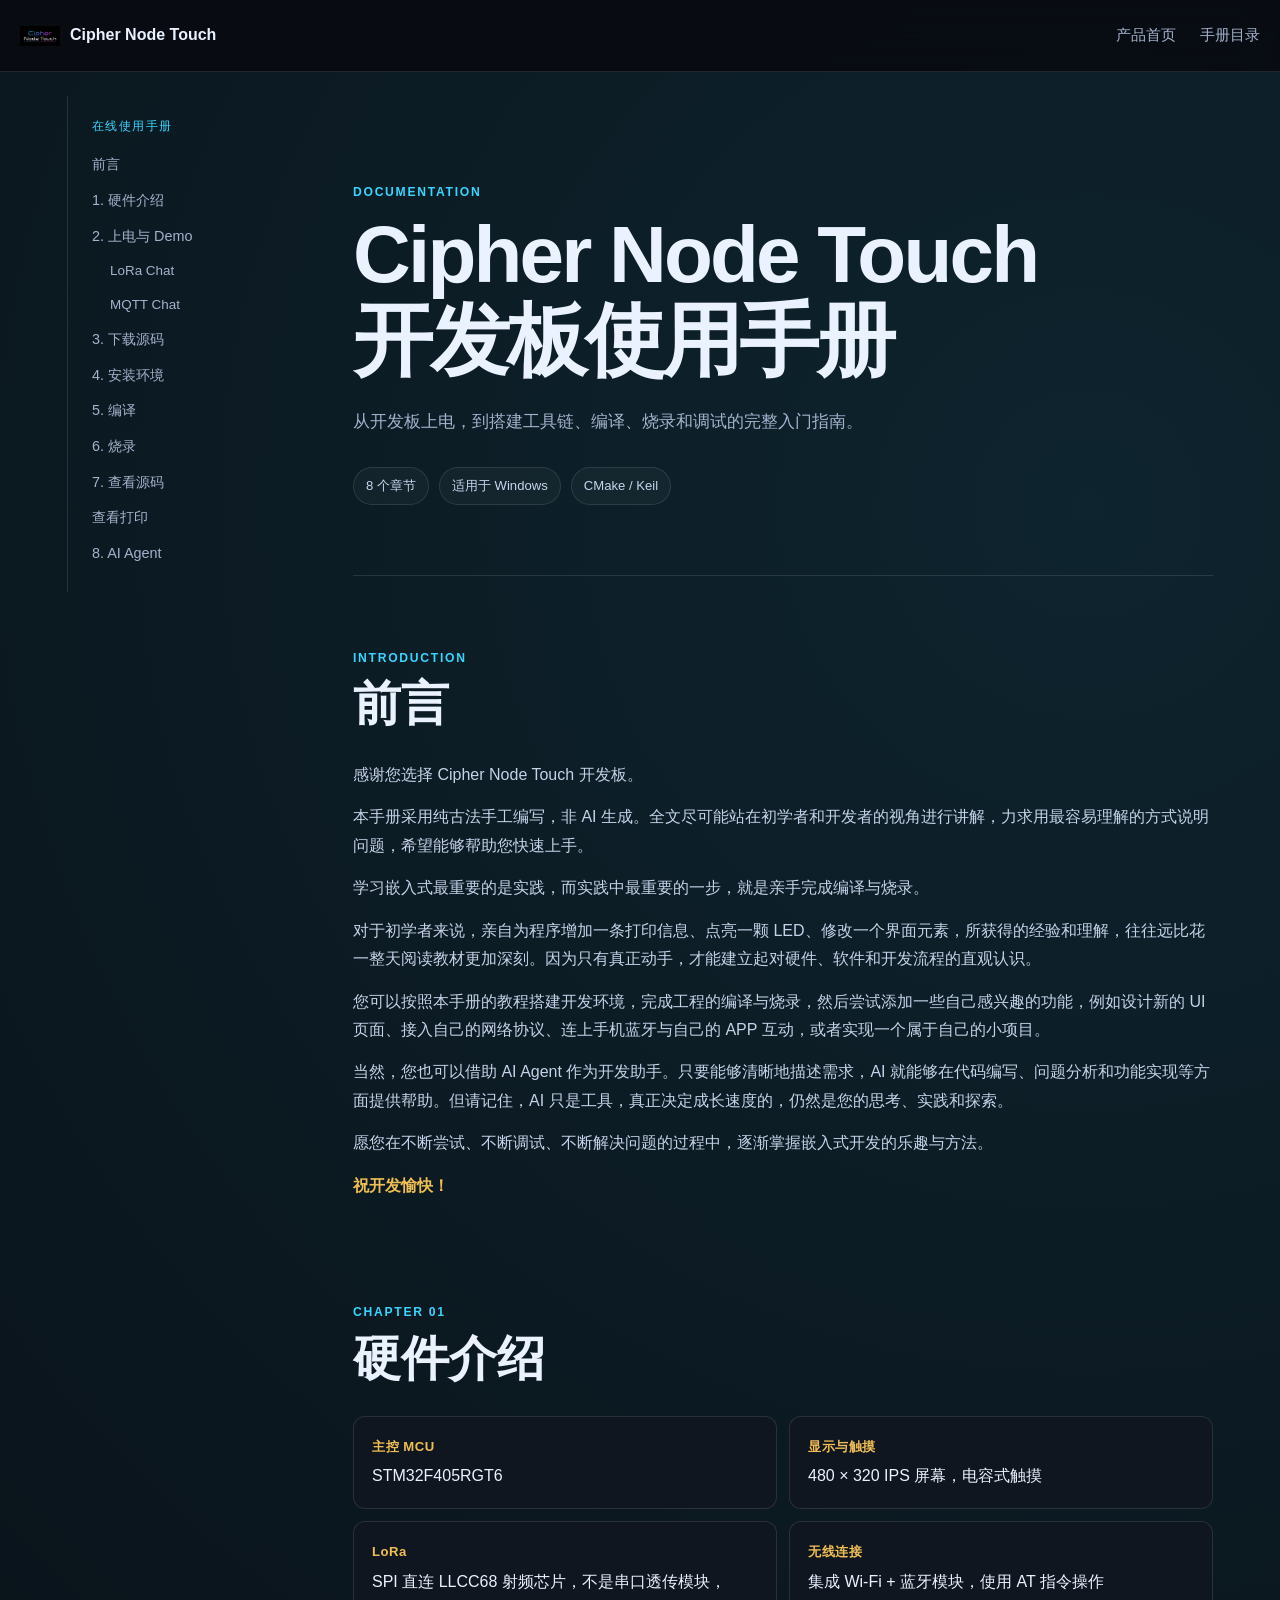
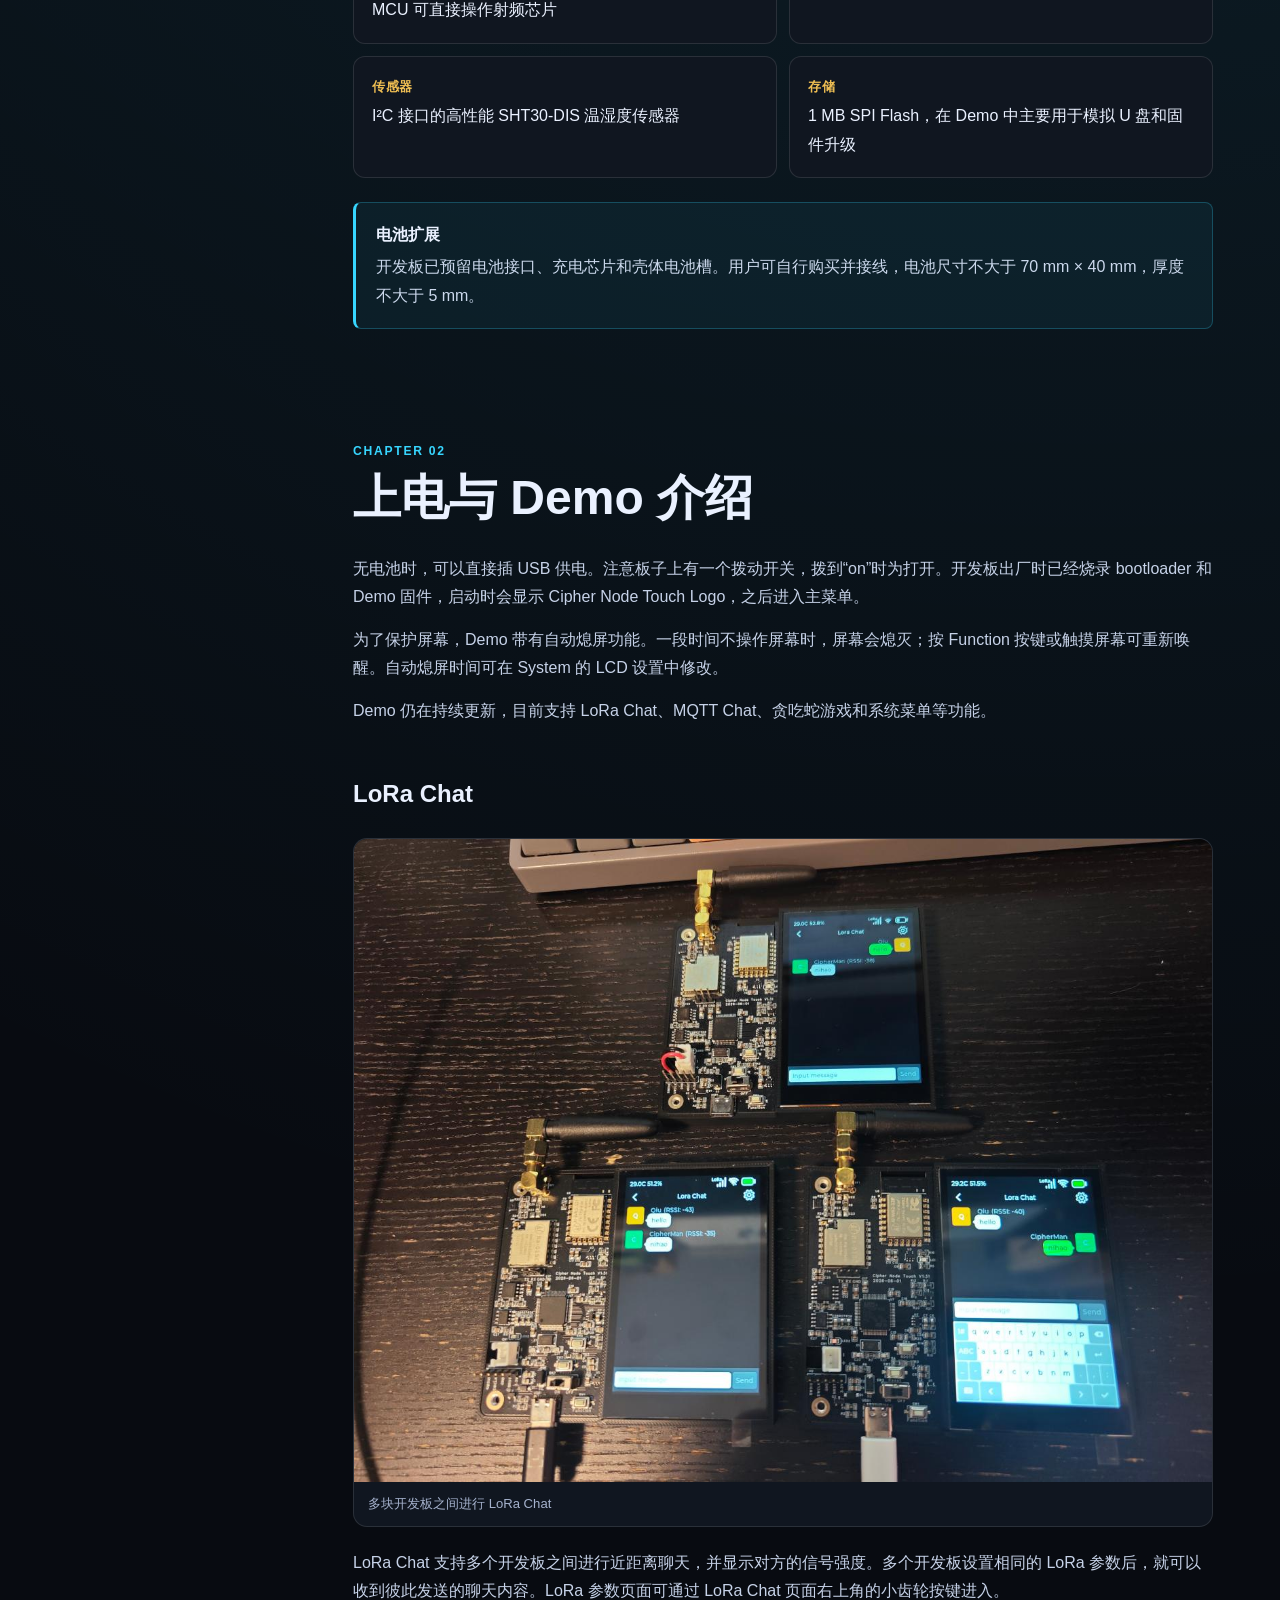
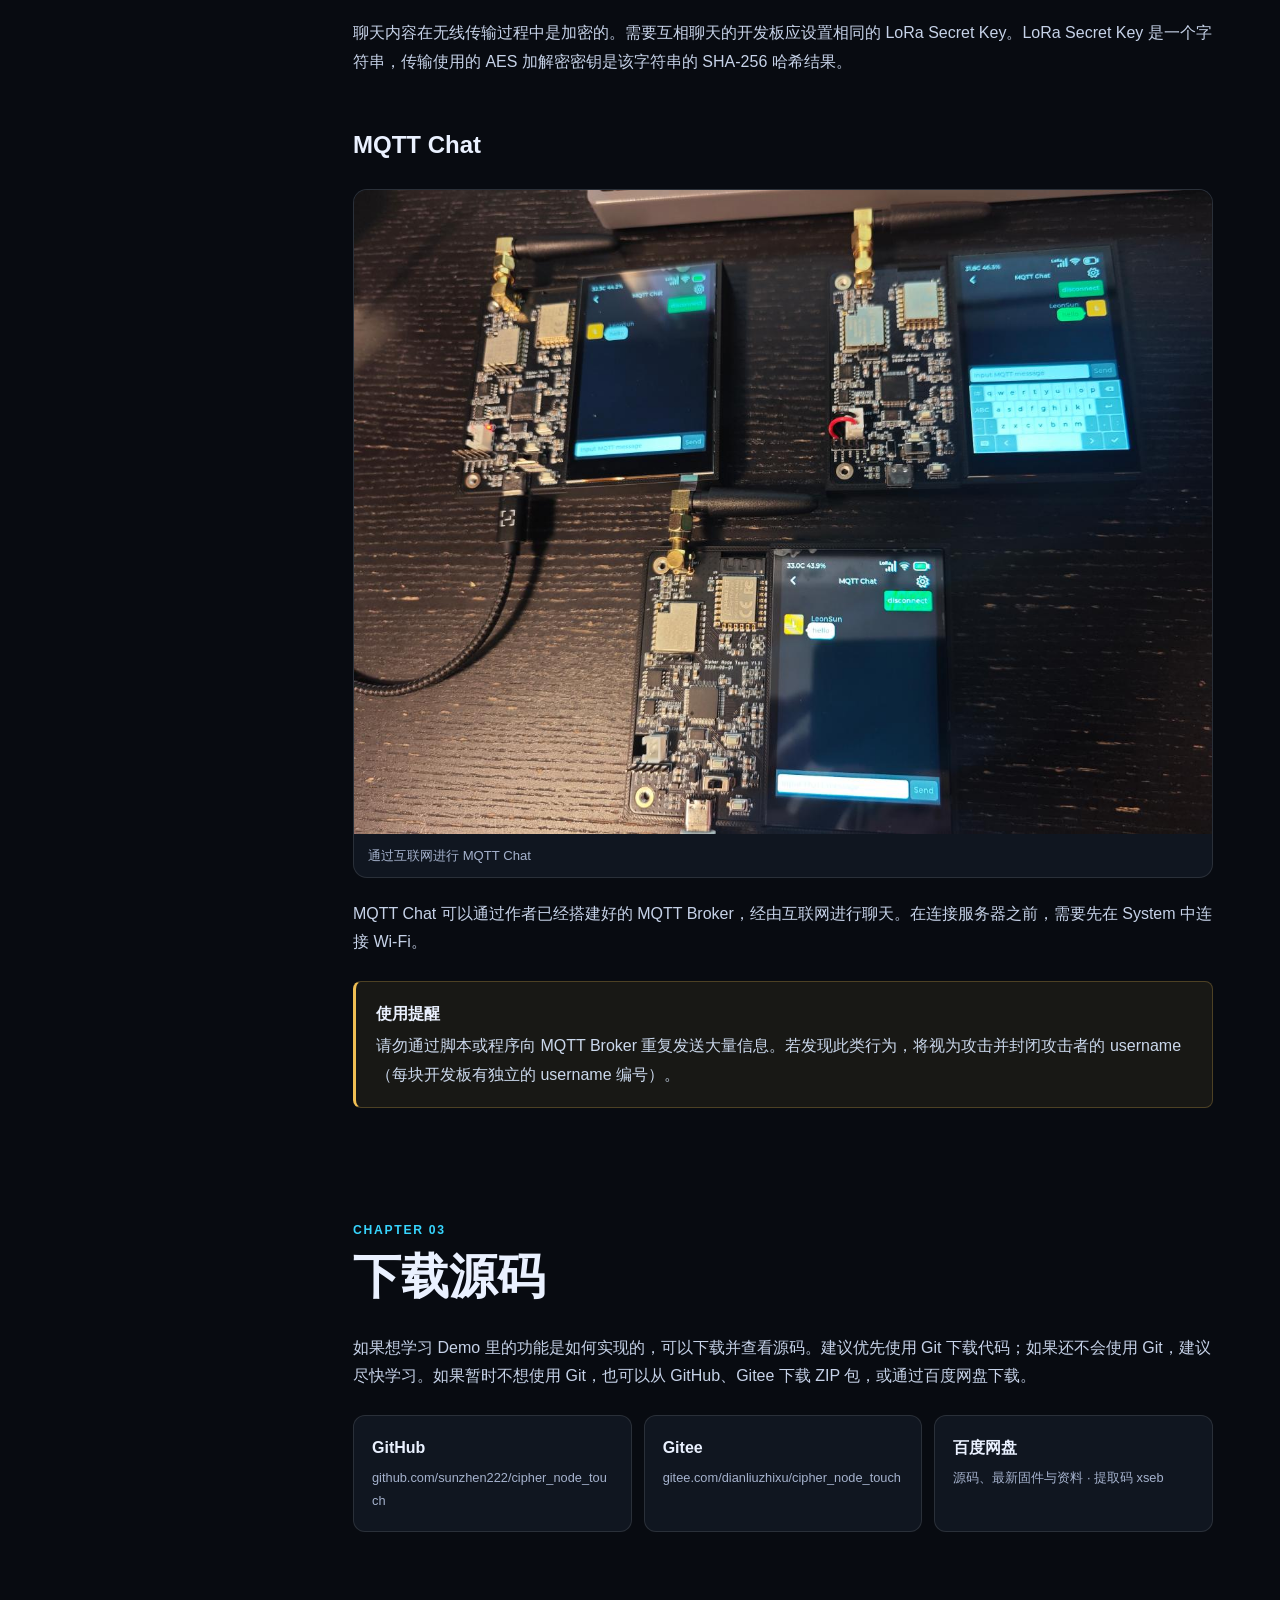
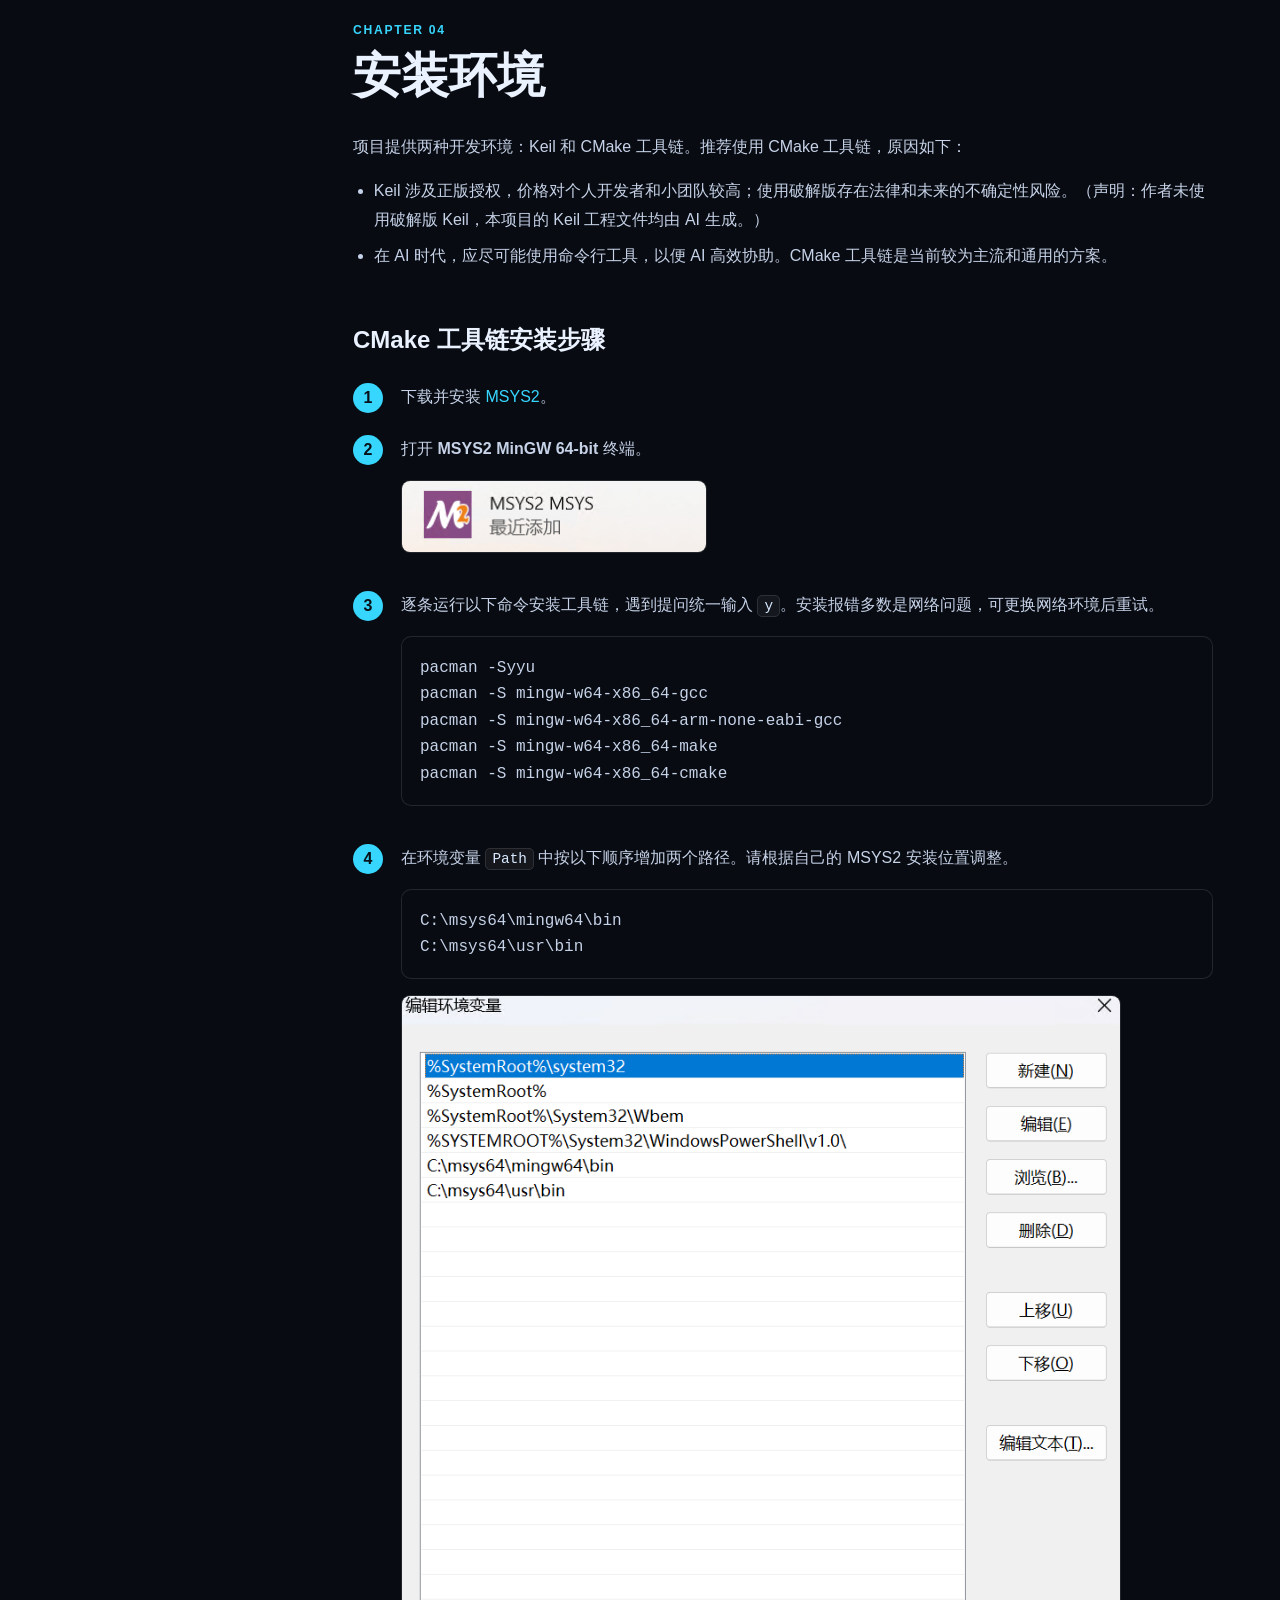
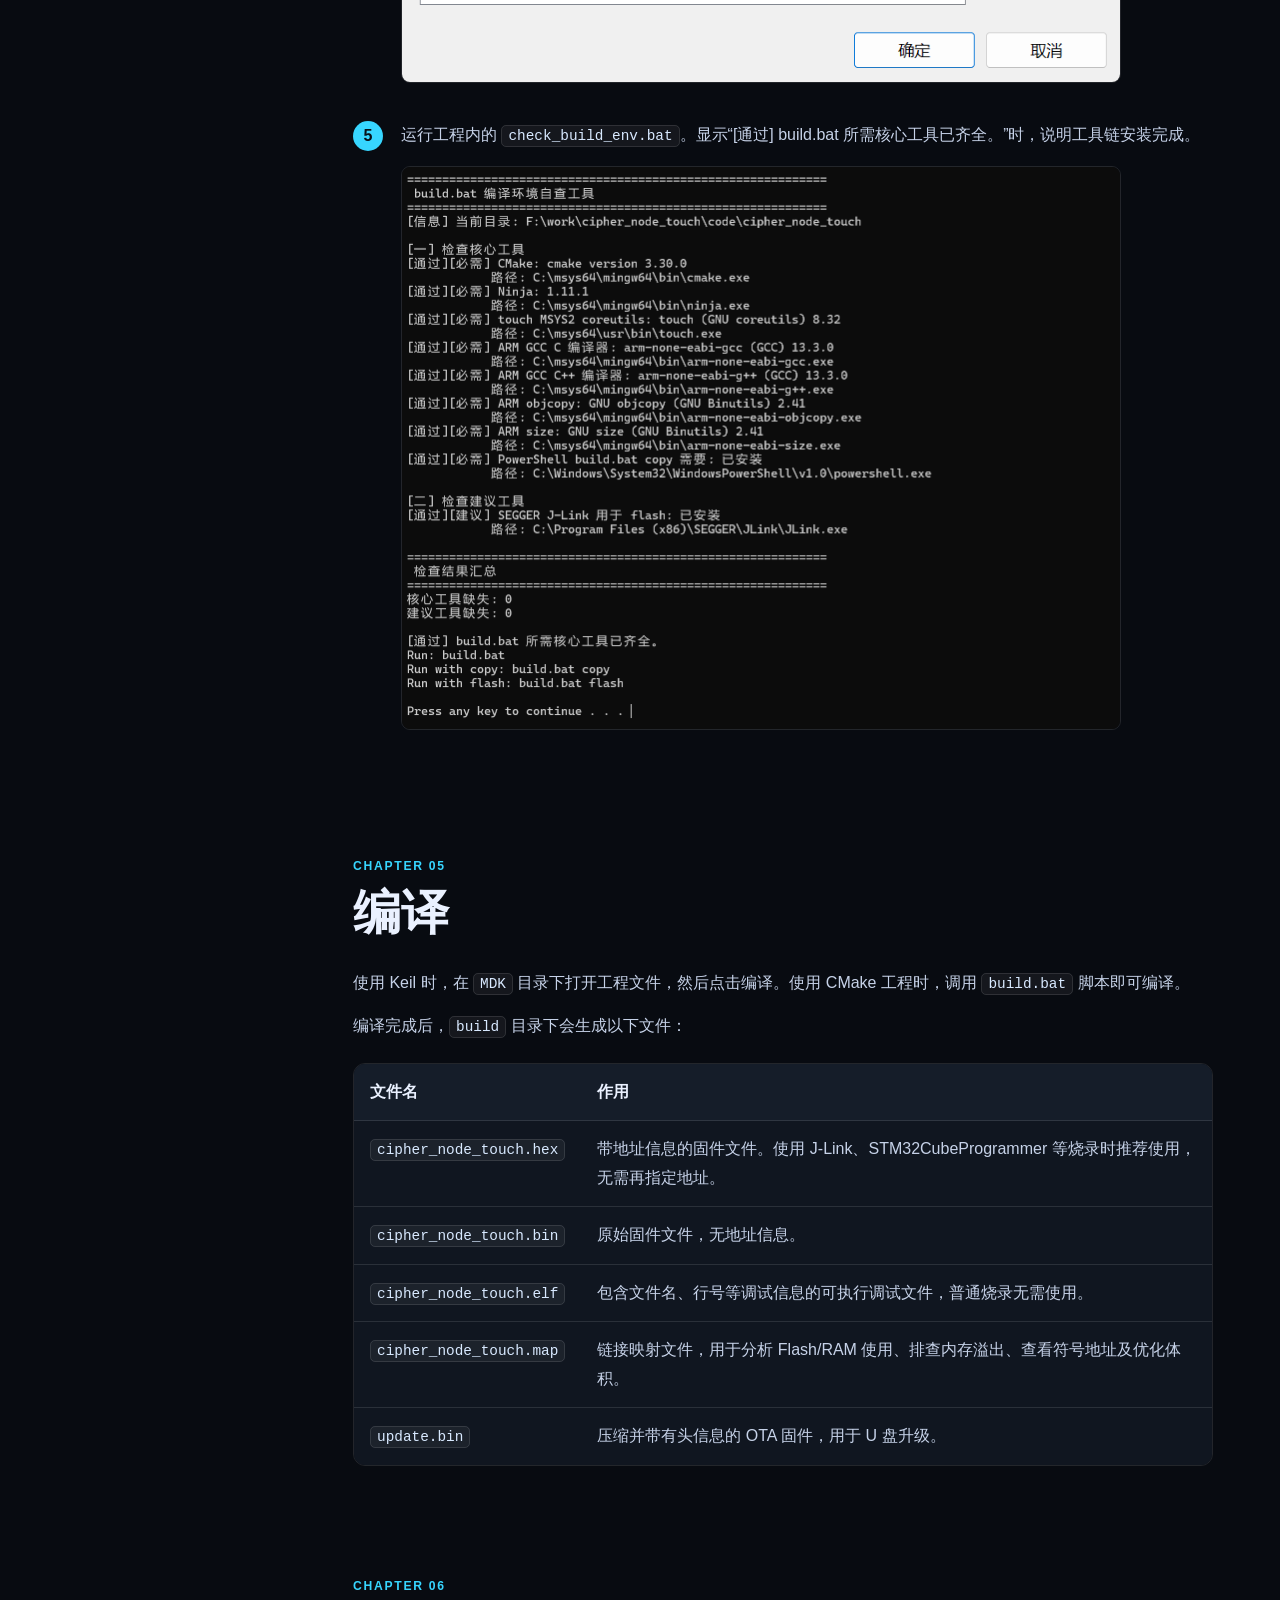
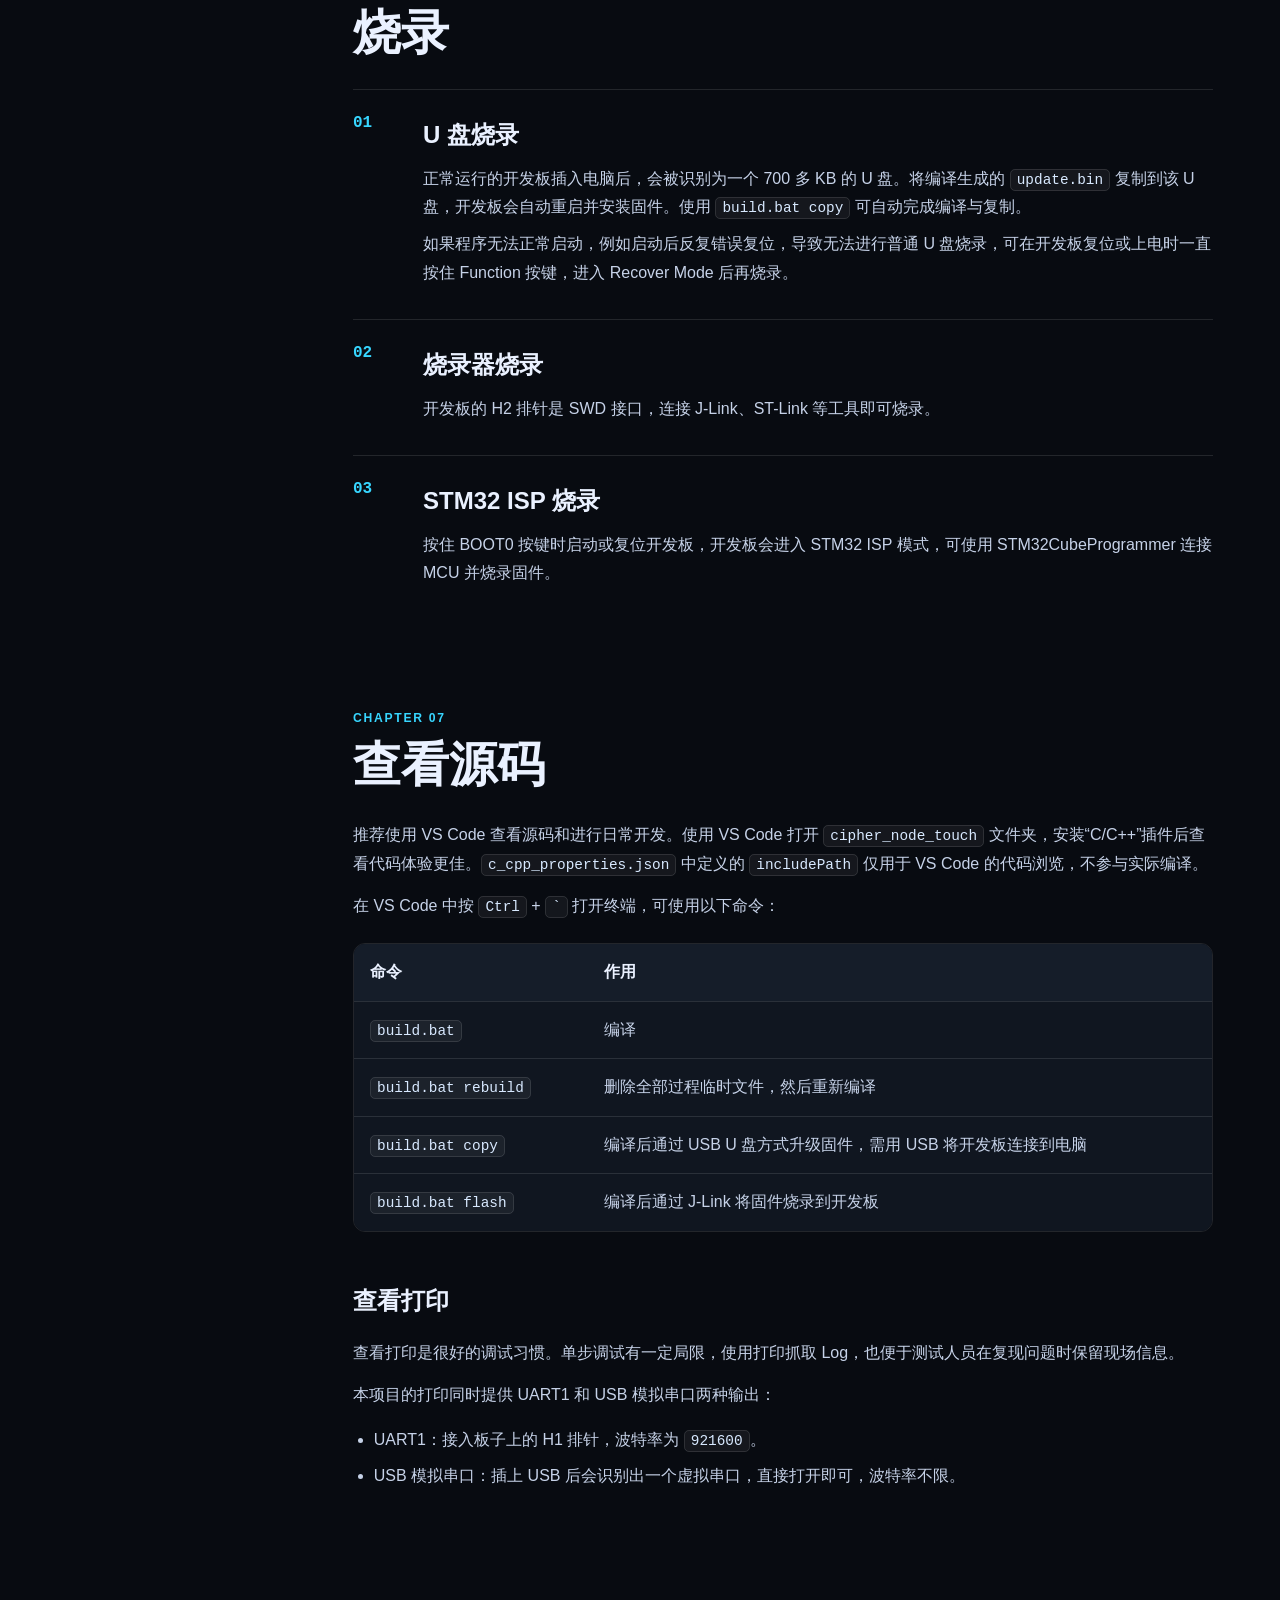
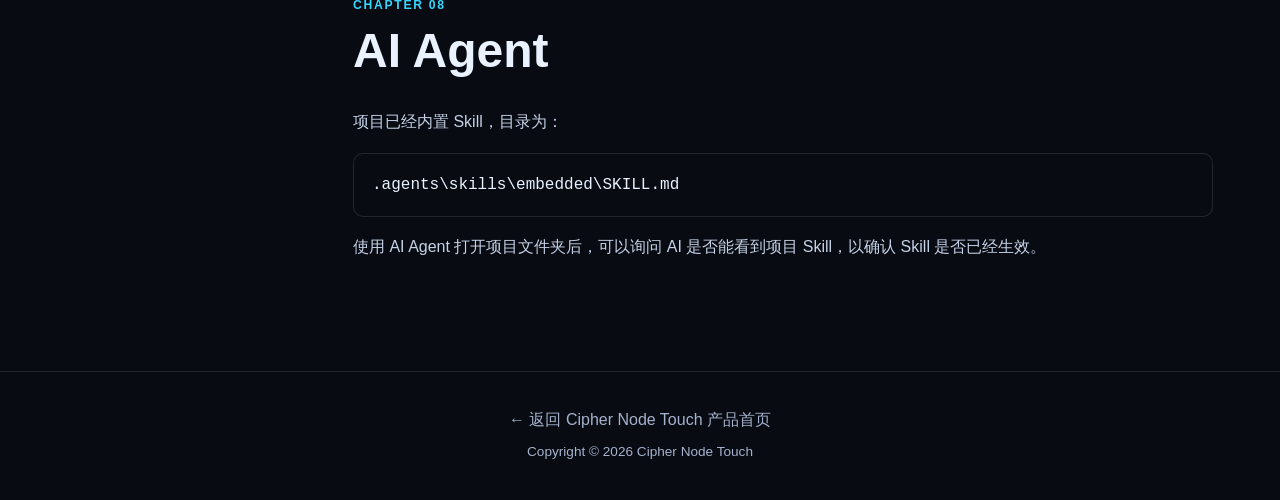
<file: cipher_node_touch/manual/index.html>
<!doctype html>
<html lang="zh-CN">
  <head>
    <!-- Google tag (gtag.js) -->
    <script async src="https://www.googletagmanager.com/gtag/js?id=G-Q7XBK7DT02"></script>
    <script>
      window.dataLayer = window.dataLayer || [];
      function gtag(){dataLayer.push(arguments);}
      gtag('js', new Date());

      gtag('config', 'G-Q7XBK7DT02');
    </script>
    <meta charset="UTF-8" />
    <meta name="viewport" content="width=device-width, initial-scale=1.0" />
    <meta name="description" content="Cipher Node Touch 开发板在线使用手册，包含环境安装、编译、烧录与调试说明。" />
    <title>在线使用手册 - Cipher Node Touch</title>
    <link rel="stylesheet" href="./manual.css" />
  </head>
  <body>
    <header class="manual-header">
      <a class="brand" href="../" aria-label="返回 Cipher Node Touch 首页">
        <img src="../../images/cipher_node_touch_logo.png" alt="" />
        <span>Cipher Node Touch</span>
      </a>
      <nav aria-label="页面导航">
        <a href="../">产品首页</a>
        <a href="#contents">手册目录</a>
      </nav>
    </header>

    <div class="manual-layout">
      <aside class="toc" id="contents">
        <p class="toc__label">在线使用手册</p>
        <a href="#preface">前言</a>
        <a href="#hardware">1. 硬件介绍</a>
        <a href="#demo">2. 上电与 Demo</a>
        <a class="toc__sub" href="#lora-chat">LoRa Chat</a>
        <a class="toc__sub" href="#mqtt-chat">MQTT Chat</a>
        <a href="#source">3. 下载源码</a>
        <a href="#environment">4. 安装环境</a>
        <a href="#build">5. 编译</a>
        <a href="#flash">6. 烧录</a>
        <a href="#code">7. 查看源码</a>
        <a href="#logs">查看打印</a>
        <a href="#agent">8. AI Agent</a>
      </aside>

      <main class="manual">
        <section class="manual-hero">
          <p class="eyebrow">DOCUMENTATION</p>
          <h1>Cipher Node Touch<br />开发板使用手册</h1>
          <p>从开发板上电，到搭建工具链、编译、烧录和调试的完整入门指南。</p>
          <div class="hero-meta"><span>8 个章节</span><span>适用于 Windows</span><span>CMake / Keil</span></div>
        </section>

        <article>
          <section id="preface">
            <p class="chapter">INTRODUCTION</p>
            <h2>前言</h2>
            <p>感谢您选择 Cipher Node Touch 开发板。</p>
            <p>本手册采用纯古法手工编写，非 AI 生成。全文尽可能站在初学者和开发者的视角进行讲解，力求用最容易理解的方式说明问题，希望能够帮助您快速上手。</p>
            <p>学习嵌入式最重要的是实践，而实践中最重要的一步，就是亲手完成编译与烧录。</p>
            <p>对于初学者来说，亲自为程序增加一条打印信息、点亮一颗 LED、修改一个界面元素，所获得的经验和理解，往往远比花一整天阅读教材更加深刻。因为只有真正动手，才能建立起对硬件、软件和开发流程的直观认识。</p>
            <p>您可以按照本手册的教程搭建开发环境，完成工程的编译与烧录，然后尝试添加一些自己感兴趣的功能，例如设计新的 UI 页面、接入自己的网络协议、连上手机蓝牙与自己的 APP 互动，或者实现一个属于自己的小项目。</p>
            <p>当然，您也可以借助 AI Agent 作为开发助手。只要能够清晰地描述需求，AI 就能够在代码编写、问题分析和功能实现等方面提供帮助。但请记住，AI 只是工具，真正决定成长速度的，仍然是您的思考、实践和探索。</p>
            <p>愿您在不断尝试、不断调试、不断解决问题的过程中，逐渐掌握嵌入式开发的乐趣与方法。</p>
            <p class="closing">祝开发愉快！</p>
          </section>

          <section id="hardware">
            <p class="chapter">CHAPTER 01</p>
            <h2>硬件介绍</h2>
            <div class="feature-list">
              <p><strong>主控 MCU</strong><span>STM32F405RGT6</span></p>
              <p><strong>显示与触摸</strong><span>480 × 320 IPS 屏幕，电容式触摸</span></p>
              <p><strong>LoRa</strong><span>SPI 直连 LLCC68 射频芯片，不是串口透传模块，MCU 可直接操作射频芯片</span></p>
              <p><strong>无线连接</strong><span>集成 Wi-Fi + 蓝牙模块，使用 AT 指令操作</span></p>
              <p><strong>传感器</strong><span>I²C 接口的高性能 SHT30-DIS 温湿度传感器</span></p>
              <p><strong>存储</strong><span>1 MB SPI Flash，在 Demo 中主要用于模拟 U 盘和固件升级</span></p>
            </div>
            <aside class="note"><strong>电池扩展</strong>开发板已预留电池接口、充电芯片和壳体电池槽。用户可自行购买并接线，电池尺寸不大于 70 mm × 40 mm，厚度不大于 5 mm。</aside>
          </section>

          <section id="demo">
            <p class="chapter">CHAPTER 02</p>
            <h2>上电与 Demo 介绍</h2>
            <p>无电池时，可以直接插 USB 供电。注意板子上有一个拨动开关，拨到“on”时为打开。开发板出厂时已经烧录 bootloader 和 Demo 固件，启动时会显示 Cipher Node Touch Logo，之后进入主菜单。</p>
            <p>为了保护屏幕，Demo 带有自动熄屏功能。一段时间不操作屏幕时，屏幕会熄灭；按 Function 按键或触摸屏幕可重新唤醒。自动熄屏时间可在 System 的 LCD 设置中修改。</p>
            <p>Demo 仍在持续更新，目前支持 LoRa Chat、MQTT Chat、贪吃蛇游戏和系统菜单等功能。</p>

            <h3 id="lora-chat">LoRa Chat</h3>
            <figure>
              <img src="./images/lora-chat.jpeg" alt="三块 Cipher Node Touch 开发板进行 LoRa Chat 通信" />
              <figcaption>多块开发板之间进行 LoRa Chat</figcaption>
            </figure>
            <p>LoRa Chat 支持多个开发板之间进行近距离聊天，并显示对方的信号强度。多个开发板设置相同的 LoRa 参数后，就可以收到彼此发送的聊天内容。LoRa 参数页面可通过 LoRa Chat 页面右上角的小齿轮按键进入。</p>
            <p>聊天内容在无线传输过程中是加密的。需要互相聊天的开发板应设置相同的 LoRa Secret Key。LoRa Secret Key 是一个字符串，传输使用的 AES 加解密密钥是该字符串的 SHA-256 哈希结果。</p>

            <h3 id="mqtt-chat">MQTT Chat</h3>
            <figure>
              <img src="./images/mqtt-chat.jpeg" alt="三块 Cipher Node Touch 开发板通过 MQTT Chat 通信" />
              <figcaption>通过互联网进行 MQTT Chat</figcaption>
            </figure>
            <p>MQTT Chat 可以通过作者已经搭建好的 MQTT Broker，经由互联网进行聊天。在连接服务器之前，需要先在 System 中连接 Wi-Fi。</p>
            <aside class="warning"><strong>使用提醒</strong>请勿通过脚本或程序向 MQTT Broker 重复发送大量信息。若发现此类行为，将视为攻击并封闭攻击者的 username（每块开发板有独立的 username 编号）。</aside>
          </section>

          <section id="source">
            <p class="chapter">CHAPTER 03</p>
            <h2>下载源码</h2>
            <p>如果想学习 Demo 里的功能是如何实现的，可以下载并查看源码。建议优先使用 Git 下载代码；如果还不会使用 Git，建议尽快学习。如果暂时不想使用 Git，也可以从 GitHub、Gitee 下载 ZIP 包，或通过百度网盘下载。</p>
            <div class="link-grid">
              <a href="https://github.com/sunzhen222/cipher_node_touch" target="_blank" rel="noreferrer"><strong>GitHub</strong><span>github.com/sunzhen222/cipher_node_touch</span></a>
              <a href="https://gitee.com/dianliuzhixu/cipher_node_touch" target="_blank" rel="noreferrer"><strong>Gitee</strong><span>gitee.com/dianliuzhixu/cipher_node_touch</span></a>
              <a href="https://pan.baidu.com/s/1xC8_7aAwKEjQGK3wG2qCUQ" target="_blank" rel="noreferrer"><strong>百度网盘</strong><span>源码、最新固件与资料 · 提取码 xseb</span></a>
            </div>
          </section>

          <section id="environment">
            <p class="chapter">CHAPTER 04</p>
            <h2>安装环境</h2>
            <p>项目提供两种开发环境：Keil 和 CMake 工具链。推荐使用 CMake 工具链，原因如下：</p>
            <ul>
              <li>Keil 涉及正版授权，价格对个人开发者和小团队较高；使用破解版存在法律和未来的不确定性风险。（声明：作者未使用破解版 Keil，本项目的 Keil 工程文件均由 AI 生成。）</li>
              <li>在 AI 时代，应尽可能使用命令行工具，以便 AI 高效协助。CMake 工具链是当前较为主流和通用的方案。</li>
            </ul>
            <h3>CMake 工具链安装步骤</h3>
            <ol class="steps">
              <li><span>1</span><div>下载并安装 <a href="https://www.msys2.org/" target="_blank" rel="noreferrer">MSYS2</a>。</div></li>
              <li><span>2</span><div>打开 <strong>MSYS2 MinGW 64-bit</strong> 终端。<img class="inline-shot compact" src="./images/msys2.png" alt="MSYS2 MinGW 64-bit 终端入口" /></div></li>
              <li><span>3</span><div>逐条运行以下命令安装工具链，遇到提问统一输入 <code>y</code>。安装报错多数是网络问题，可更换网络环境后重试。
                <pre><code>pacman -Syyu
pacman -S mingw-w64-x86_64-gcc
pacman -S mingw-w64-x86_64-arm-none-eabi-gcc
pacman -S mingw-w64-x86_64-make
pacman -S mingw-w64-x86_64-cmake</code></pre>
              </div></li>
              <li><span>4</span><div>在环境变量 <code>Path</code> 中按以下顺序增加两个路径。请根据自己的 MSYS2 安装位置调整。
                <pre><code>C:\msys64\mingw64\bin
C:\msys64\usr\bin</code></pre>
                <img class="inline-shot" src="./images/path.png" alt="Windows Path 环境变量配置示例" />
              </div></li>
              <li><span>5</span><div>运行工程内的 <code>check_build_env.bat</code>。显示“[通过] build.bat 所需核心工具已齐全。”时，说明工具链安装完成。
                <img class="inline-shot" src="./images/env-check.png" alt="build.bat 编译环境自查通过" />
              </div></li>
            </ol>
          </section>

          <section id="build">
            <p class="chapter">CHAPTER 05</p>
            <h2>编译</h2>
            <p>使用 Keil 时，在 <code>MDK</code> 目录下打开工程文件，然后点击编译。使用 CMake 工程时，调用 <code>build.bat</code> 脚本即可编译。</p>
            <p>编译完成后，<code>build</code> 目录下会生成以下文件：</p>
            <div class="table-scroll"><table><thead><tr><th>文件名</th><th>作用</th></tr></thead><tbody>
              <tr><td><code>cipher_node_touch.hex</code></td><td>带地址信息的固件文件。使用 J-Link、STM32CubeProgrammer 等烧录时推荐使用，无需再指定地址。</td></tr>
              <tr><td><code>cipher_node_touch.bin</code></td><td>原始固件文件，无地址信息。</td></tr>
              <tr><td><code>cipher_node_touch.elf</code></td><td>包含文件名、行号等调试信息的可执行调试文件，普通烧录无需使用。</td></tr>
              <tr><td><code>cipher_node_touch.map</code></td><td>链接映射文件，用于分析 Flash/RAM 使用、排查内存溢出、查看符号地址及优化体积。</td></tr>
              <tr><td><code>update.bin</code></td><td>压缩并带有头信息的 OTA 固件，用于 U 盘升级。</td></tr>
            </tbody></table></div>
          </section>

          <section id="flash">
            <p class="chapter">CHAPTER 06</p>
            <h2>烧录</h2>
            <div class="method"><span>01</span><div><h3>U 盘烧录</h3><p>正常运行的开发板插入电脑后，会被识别为一个 700 多 KB 的 U 盘。将编译生成的 <code>update.bin</code> 复制到该 U 盘，开发板会自动重启并安装固件。使用 <code>build.bat copy</code> 可自动完成编译与复制。</p><p>如果程序无法正常启动，例如启动后反复错误复位，导致无法进行普通 U 盘烧录，可在开发板复位或上电时一直按住 Function 按键，进入 Recover Mode 后再烧录。</p></div></div>
            <div class="method"><span>02</span><div><h3>烧录器烧录</h3><p>开发板的 H2 排针是 SWD 接口，连接 J-Link、ST-Link 等工具即可烧录。</p></div></div>
            <div class="method"><span>03</span><div><h3>STM32 ISP 烧录</h3><p>按住 BOOT0 按键时启动或复位开发板，开发板会进入 STM32 ISP 模式，可使用 STM32CubeProgrammer 连接 MCU 并烧录固件。</p></div></div>
          </section>

          <section id="code">
            <p class="chapter">CHAPTER 07</p>
            <h2>查看源码</h2>
            <p>推荐使用 VS Code 查看源码和进行日常开发。使用 VS Code 打开 <code>cipher_node_touch</code> 文件夹，安装“C/C++”插件后查看代码体验更佳。<code>c_cpp_properties.json</code> 中定义的 <code>includePath</code> 仅用于 VS Code 的代码浏览，不参与实际编译。</p>
            <p>在 VS Code 中按 <kbd>Ctrl</kbd> + <kbd>`</kbd> 打开终端，可使用以下命令：</p>
            <div class="table-scroll"><table><thead><tr><th>命令</th><th>作用</th></tr></thead><tbody>
              <tr><td><code>build.bat</code></td><td>编译</td></tr>
              <tr><td><code>build.bat rebuild</code></td><td>删除全部过程临时文件，然后重新编译</td></tr>
              <tr><td><code>build.bat copy</code></td><td>编译后通过 USB U 盘方式升级固件，需用 USB 将开发板连接到电脑</td></tr>
              <tr><td><code>build.bat flash</code></td><td>编译后通过 J-Link 将固件烧录到开发板</td></tr>
            </tbody></table></div>

            <h3 id="logs">查看打印</h3>
            <p>查看打印是很好的调试习惯。单步调试有一定局限，使用打印抓取 Log，也便于测试人员在复现问题时保留现场信息。</p>
            <p>本项目的打印同时提供 UART1 和 USB 模拟串口两种输出：</p>
            <ul>
              <li>UART1：接入板子上的 H1 排针，波特率为 <code>921600</code>。</li>
              <li>USB 模拟串口：插上 USB 后会识别出一个虚拟串口，直接打开即可，波特率不限。</li>
            </ul>
          </section>

          <section id="agent">
            <p class="chapter">CHAPTER 08</p>
            <h2>AI Agent</h2>
            <p>项目已经内置 Skill，目录为：</p>
            <pre><code>.agents\skills\embedded\SKILL.md</code></pre>
            <p>使用 AI Agent 打开项目文件夹后，可以询问 AI 是否能看到项目 Skill，以确认 Skill 是否已经生效。</p>
          </section>
        </article>
      </main>
    </div>

    <footer><a href="../">← 返回 Cipher Node Touch 产品首页</a><p>Copyright © <span id="year"></span> Cipher Node Touch</p></footer>
    <script>document.getElementById('year').textContent = new Date().getFullYear();</script>
  </body>
</html>
</file>
<file: cipher_node_touch/manual/manual.css>
:root {
  --bg: #080b11;
  --panel: #101620;
  --panel-2: #151d29;
  --line: rgba(255,255,255,.11);
  --text: #eaf1ff;
  --muted: #a5b2cd;
  --cyan: #37d6ff;
  --gold: #f0bf53;
  --code: #080c12;
}
* { box-sizing: border-box; }
html { scroll-behavior: smooth; scroll-padding-top: 96px; }
body { margin: 0; color: var(--text); background: radial-gradient(circle at 85% 5%, rgba(55,214,255,.12), transparent 25%), var(--bg); font-family: "HarmonyOS Sans SC", "Noto Sans SC", "PingFang SC", "Microsoft YaHei", sans-serif; line-height: 1.78; }
a { color: inherit; text-decoration: none; }
.manual-header { position: sticky; top: 0; z-index: 10; height: 72px; padding: 0 max(20px, calc((100vw - 1280px)/2)); display: flex; align-items: center; justify-content: space-between; gap: 24px; border-bottom: 1px solid var(--line); background: rgba(8,11,17,.88); backdrop-filter: blur(16px); }
.brand { display: flex; align-items: center; gap: 10px; font-weight: 700; }
.brand img { width: 40px; height: 40px; object-fit: contain; }
.manual-header nav { display: flex; gap: 24px; color: var(--muted); font-size: .92rem; }
.manual-header nav a:hover, footer a:hover { color: var(--cyan); }
.manual-layout { width: min(1280px, calc(100% - 40px)); margin: 0 auto; display: grid; grid-template-columns: 230px minmax(0, 860px); justify-content: center; gap: 56px; }
.toc { position: sticky; top: 96px; align-self: start; max-height: calc(100vh - 120px); overflow-y: auto; padding: 20px 14px; border-left: 1px solid var(--line); }
.toc a { display: block; padding: 5px 10px; color: var(--muted); font-size: .9rem; border-radius: 7px; }
.toc a:hover { color: var(--text); background: rgba(255,255,255,.05); }
.toc .toc__sub { padding-left: 28px; font-size: .84rem; }
.toc__label { margin: 0 10px 10px; color: var(--cyan); font-size: .75rem; letter-spacing: .12em; }
.manual { min-width: 0; padding-bottom: 80px; }
.manual-hero { min-height: 470px; padding: 110px 0 70px; border-bottom: 1px solid var(--line); }
.manual-hero h1 { margin: 8px 0 22px; font-size: clamp(2.6rem, 7vw, 5rem); line-height: 1.08; letter-spacing: -.035em; }
.manual-hero > p:not(.eyebrow) { max-width: 620px; color: var(--muted); font-size: 1.08rem; }
.eyebrow, .chapter { margin: 0; color: var(--cyan); font-size: .76rem; font-weight: 700; letter-spacing: .14em; }
.hero-meta { display: flex; flex-wrap: wrap; gap: 10px; margin-top: 30px; }
.hero-meta span { padding: 6px 12px; border: 1px solid var(--line); border-radius: 99px; color: #c8d5ee; font-size: .82rem; background: rgba(255,255,255,.03); }
article section { padding: 72px 0 16px; }
h2 { margin: 6px 0 28px; font-size: clamp(2rem, 4vw, 3rem); line-height: 1.2; }
h3 { margin: 48px 0 16px; font-size: 1.5rem; }
p { margin: 14px 0; }
article p, article li { color: #c6d2e8; }
article a { color: var(--cyan); }
.closing { color: var(--gold); font-weight: 700; }
.feature-list { display: grid; grid-template-columns: 1fr 1fr; gap: 12px; }
.feature-list p { margin: 0; padding: 18px; border: 1px solid var(--line); border-radius: 12px; background: var(--panel); }
.feature-list strong, .feature-list span { display: block; }
.feature-list strong { color: var(--gold); font-size: .82rem; letter-spacing: .04em; }
.feature-list span { margin-top: 4px; color: var(--text); }
.note, .warning { margin: 24px 0; padding: 18px 20px; border: 1px solid rgba(55,214,255,.25); border-left: 3px solid var(--cyan); border-radius: 8px; color: #cbd8ec; background: rgba(55,214,255,.06); }
.warning { border-color: rgba(240,191,83,.25); border-left-color: var(--gold); background: rgba(240,191,83,.07); }
.note strong, .warning strong { display: block; margin-bottom: 4px; color: var(--text); }
figure { margin: 22px 0; overflow: hidden; border: 1px solid var(--line); border-radius: 14px; background: var(--panel); }
figure img { display: block; width: 100%; height: auto; }
figcaption { padding: 10px 14px; color: var(--muted); font-size: .82rem; }
.link-grid { display: grid; grid-template-columns: repeat(3, 1fr); gap: 12px; margin-top: 24px; }
.link-grid a { min-width: 0; padding: 18px; border: 1px solid var(--line); border-radius: 12px; background: var(--panel); transition: .2s ease; }
.link-grid a:hover { transform: translateY(-2px); border-color: rgba(55,214,255,.45); }
.link-grid strong, .link-grid span { display: block; }
.link-grid strong { color: var(--text); }
.link-grid span { margin-top: 5px; overflow-wrap: anywhere; color: var(--muted); font-size: .8rem; }
ul { padding-left: 1.3em; }
li { margin: 8px 0; }
.steps { list-style: none; padding: 0; }
.steps > li { display: grid; grid-template-columns: 34px 1fr; gap: 14px; margin: 22px 0; }
.steps > li > span { width: 30px; height: 30px; display: grid; place-items: center; border-radius: 50%; color: #081018; font-weight: 800; background: var(--cyan); }
pre { overflow-x: auto; margin: 16px 0; padding: 18px; border: 1px solid var(--line); border-radius: 10px; background: var(--code); line-height: 1.65; }
code, kbd { font-family: "Cascadia Code", Consolas, monospace; }
:not(pre) > code, kbd { padding: 2px 6px; border: 1px solid var(--line); border-radius: 5px; color: #d8e9ff; background: rgba(255,255,255,.05); font-size: .9em; }
.inline-shot { display: block; width: min(100%, 720px); height: auto; margin: 16px 0; border: 1px solid var(--line); border-radius: 9px; }
.inline-shot.compact { width: 306px; }
.table-scroll { overflow-x: auto; margin: 22px 0; border: 1px solid var(--line); border-radius: 12px; }
table { width: 100%; min-width: 650px; border-collapse: collapse; background: var(--panel); }
th, td { padding: 14px 16px; text-align: left; vertical-align: top; border-bottom: 1px solid var(--line); }
th { color: var(--text); background: var(--panel-2); }
td { color: #c6d2e8; }
tbody tr:last-child td { border-bottom: 0; }
.method { display: grid; grid-template-columns: 52px 1fr; gap: 18px; padding: 24px 0; border-top: 1px solid var(--line); }
.method > span { color: var(--cyan); font: 700 1rem "Cascadia Code", Consolas, monospace; }
.method h3 { margin: 0 0 8px; }
.method p { margin: 8px 0; }
footer { padding: 34px 20px; text-align: center; color: var(--muted); border-top: 1px solid var(--line); }
footer p { margin: 5px 0; font-size: .85rem; }
@media (max-width: 900px) {
  .manual-layout { grid-template-columns: minmax(0, 1fr); }
  .toc { position: static; max-height: none; margin-top: 28px; display: grid; grid-template-columns: repeat(2, 1fr); border: 1px solid var(--line); border-radius: 12px; }
  .toc__label { grid-column: 1 / -1; }
  .manual-hero { min-height: auto; padding-top: 70px; }
}
@media (max-width: 620px) {
  body { overflow-x: hidden; }
  .manual-header { width: 100vw; max-width: 100vw; height: 64px; padding: 0 14px; }
  .brand span { display: none; }
  .manual-header nav { position: absolute; right: 14px; gap: 14px; font-size: .85rem; }
  .manual-layout { width: calc(100% - 28px); max-width: calc(100% - 28px); }
  .toc { width: 100%; min-width: 0; grid-template-columns: 1fr; }
  .toc__label { grid-column: auto; }
  .feature-list, .link-grid { grid-template-columns: 1fr; }
  article section { padding-top: 58px; }
  .steps > li { grid-template-columns: 30px minmax(0, 1fr); gap: 10px; }
  .method { grid-template-columns: 40px 1fr; }
}
</file>
